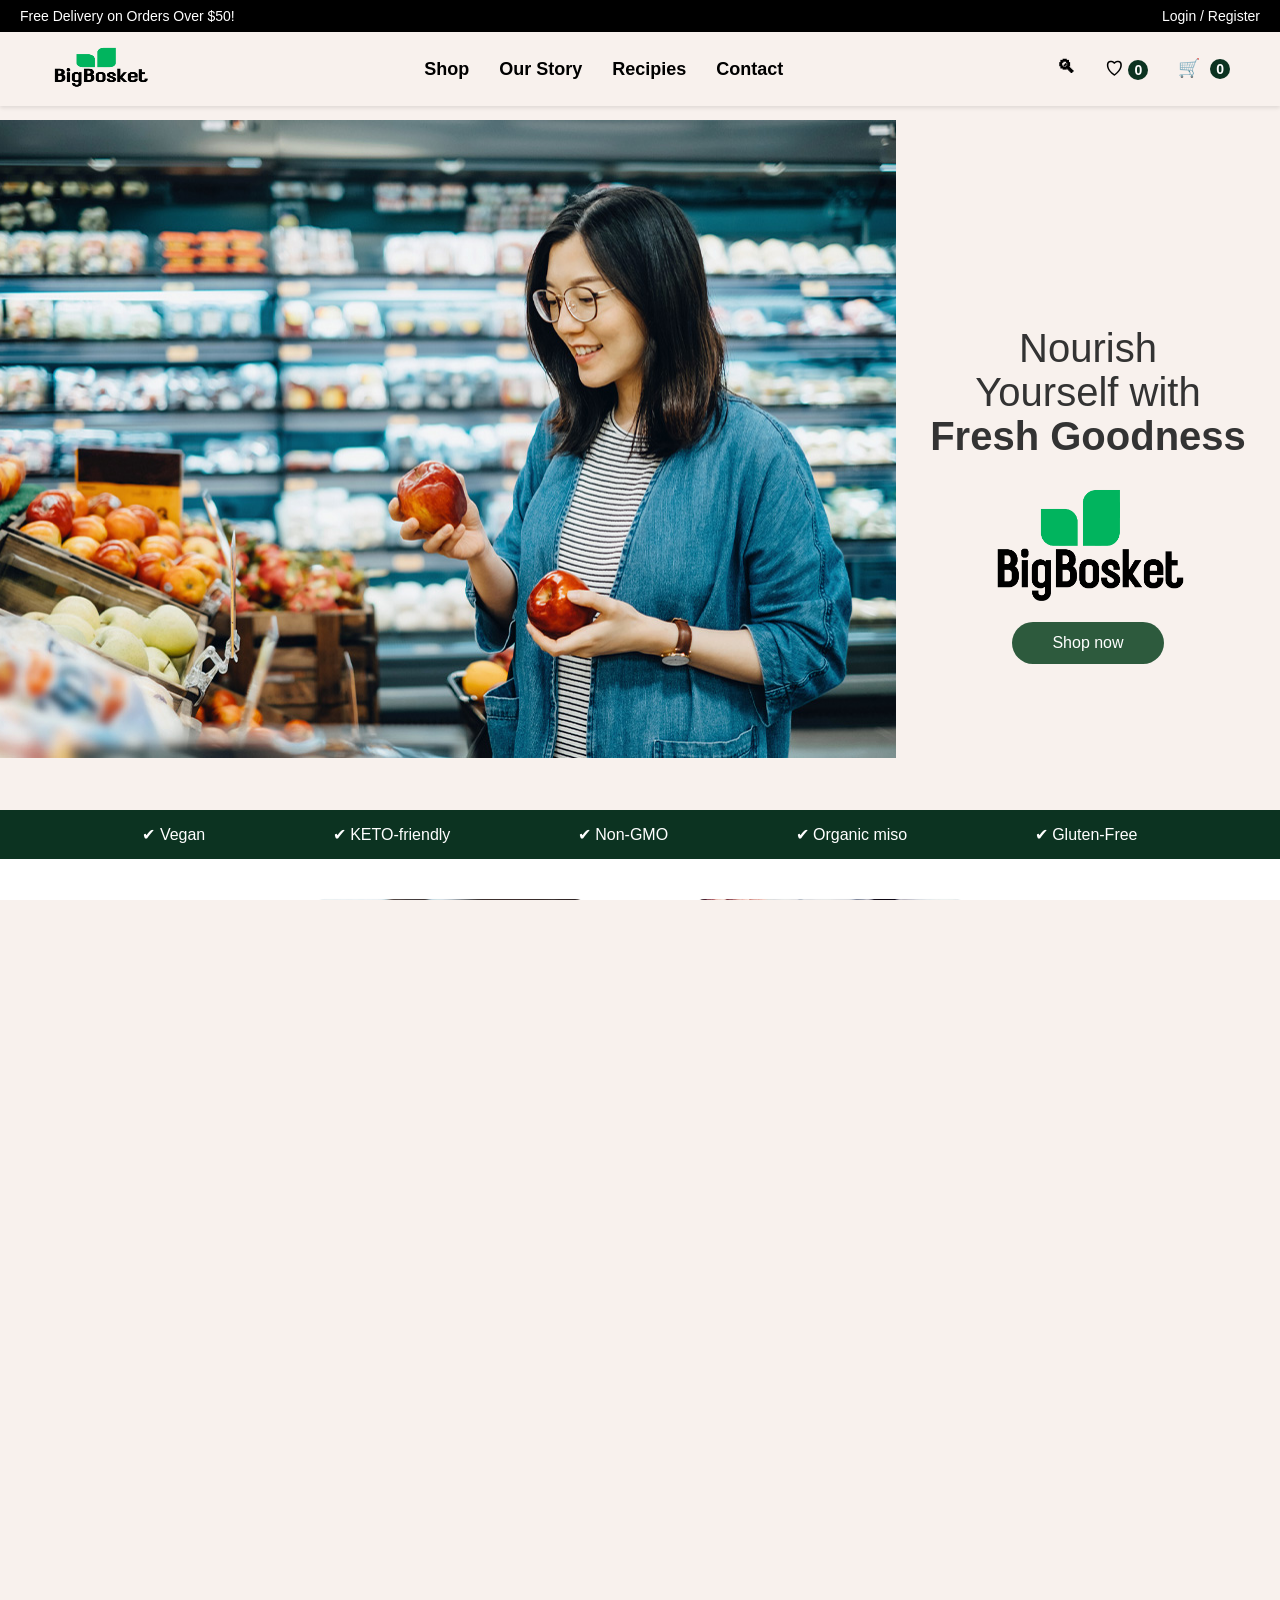
<file: index.html>
<!DOCTYPE html>
<html>
<head>
    <title>Big Bosket</title>
    <meta name="viewport" content="width=device-width, initial-scale=1.0">

    <meta charset="UTF-8">
    <meta name="viewport" content="width=device-width, initial-scale=1.0">

    <link rel="icon" type="image/png" href="favicon/favicon-96x96.png" sizes="96x96">
    <link rel="icon" type="image/svg+xml" href="favicon/favicon.svg">
    <link rel="shortcut icon" href="favicon/favicon.ico">
    <link rel="apple-touch-icon" sizes="180x180" href="favicon/apple-touch-icon.png">
    <link rel="manifest" href="favicon/site.webmanifest">

    <title>BigBasket Clone</title>

    <link rel="stylesheet" href="css/style.css">
    <style>

        .hero{
            display: grid;
            grid-template-columns: 70% 30%;
            min-height: calc(100vh - 150px);
            padding: 0;
            margin: 0;
            gap: 0;
        }

        .hero-content h1, .hero-content h2, .hero-content .highlight{
            margin: 0;
        }

        section{
            margin: 0;
            padding: 0;
        }

        .hero-image{
            height: 100%;
        }

        .hero-image img{
            width: 100%;
            height: 85%;
            object-fit: cover;
            display: block;

        }
        .hero-content{
            display: flex;
            flex-direction: column;
            justify-content: center;
            align-items: center;
            text-align: center;
            padding: 0 40px;
        }
        .hero-content h1{
            font-size: 2.5rem;
            margin-bottom: 0;
            line-height: 1.1;
            color: #333;
            font-weight: 400;
        }

        .hero-content h2{
            font-size: 2.5rem;
            margin-bottom: 0;
            line-height: 1.1;
            color: #333;
            font-weight: 400;
        }

        .hero-content .highlight{
            font-size: 2.5rem;
            margin-bottom: 15px;
            line-height: 1.1;
            color: #333;
            font-weight: 700;
        }

        .hero-logo{
            max-width: 200px;
            height: auto;
            margin: 15px 0 20px;
        }

        .shop-btn{
            background: #2d5a3d;
            color: white;
            border: none;
            padding: 12px 40px;
            border-radius: 50px;
            font-size: 1rem;
            cursor: pointer;
            transition: 0.3s;
        }

        .shop-btn:hover{
            background: #1f4d3c;
            transform: translateY(-2px);
        }
        .box{
            background-color: #0c3321;
            color: white;
            display:flex;
            justify-content:space-evenly;
            align-items:center;
            padding:15px;
            margin: -107px 0 0 0;
        }
        @media (max-width: 1300px) {
            .hero-content{
                margin:0;
                padding: 0;
            }
            .box {
                margin-top: -60px;
            }
        }

        @media (max-width: 1100px) {
            .hero-content{
                margin:0;
                padding: 0;
            }
            .box {
                margin-top: -30px;
            }
        }

        @media (max-width: 768px) {
            .hero-content{
                margin:0;
                padding: 0;
            }
            .box {
                margin-top: 10px;
            }
        }
        @media (min-width: 769px) and (max-width: 1023px) {
            .box {
                gap: 20px;
                padding: 10px;
                margin: -70px 0 0 0;
            }
            .hero-content{
                margin:0;
                padding: 0;
            }

            .shop-btn{
                margin: 0 0 100px 0;
            }


        }

        @media (max-width: 768px){
            .hero{
                grid-template-columns: 1fr;
                min-height: auto;
            }

            .hero-image{
                height: 60vh;
                order: 1;
            }

            .hero-content{
                padding: 40px 20px;
                order: 2;
            }

 

            .hero-logo{
                max-width: 180px;
            }

            .shop-btn{
                padding: 12px 40px;
                font-size: 1rem;
            }
            .box{
                margin: 10px;
            }
        }
        
        #productContainer{
            display:flex;
            justify-content:center;
            gap:30px;
            padding:40px;
            flex-wrap:wrap;
        }
        .card{
            width:280px;
            background:white;
            overflow:hidden;
            box-shadow: 0 1px 3px rgba(0, 0, 0, 0.03);            text-align:center;
            transition:0.3s;
        }
        .card:hover{
            transform:translateY(-8px);
        }
        .card img{
            width:100%;
            height:200px;

            object-fit:cover;
        }
        .card h3{
            margin:15px 0 10px;
            font-size:24px;
        }
        .card p{
            margin:10px 0;
        }
        .card .price{
            color:#2e7d32;
            font-size:22px;
            font-weight:bold;
        }
        .card .rating{
            color:#ffb300;
            font-weight:bold;
        }

        .section2{
            display:flex;
            justify-content:center;
            gap:100px;
            padding:40px;
        }
    </style>
</head>
<body class="body">
    <div id="header-container"></div>
    <script src="js/search.js"></script>
    <script src="js/wishlist-utils.js"></script>
    <script src="js/cart-utils.js"></script>
    <script src="js/layout.js"></script>
    <section class="hero">
            <div class="hero-image">
        <img src=public/home.jpg alt="Stock-Image">
    </div>

    <div class="hero-content">
        <h1>Nourish</h1>
        <h2>Yourself with</h2>
        <div class="highlight">Fresh Goodness</div>
        <img src="public/logo.png" alt="Big Bosket Logo" class="hero-logo">
        <button class="shop-btn" onclick="goToProducts()">Shop now</button>
    </div>

    </section>

    <div class="box">
            <span>✔ Vegan</span>
            <span>✔ KETO-friendly</span>
            <span>✔ Non-GMO</span>
            <span>✔ Organic miso</span>
            <span>✔ Gluten-Free</span>
    </div>

    <div class="section2" style="background-color: white;">

        <div class="card">
            <a href="about.html"><img src="public/story.jpg" alt="Our Story"></a>
            <h3>Our Story</h3>
        </div>

        <div class="card">
            <a href="recipe.html"><img src="public/recipe.jpg" alt="Recipes"></a>
            <h3>Recipes</h3>
        </div>

    </div>

    <h2 style="text-align:center; margin-top:40px;font-size: 2rem;
            margin-bottom: 0;
            line-height: 1.1;
            color: #333;
            font-weight: bold;">
        Best Sellers
    </h2>

    <div id="productContainer"></div>        
    <script src="js/products.js"></script>

        <script>
        const bestSellers = products.filter(
            product => product.rating >= 4
        );

        displayProducts(bestSellers);

        const ratingFilter = document.getElementById("ratingFilter");
        const sortSelect = document.getElementById("sortSelect");
        const categoryFilter = document.getElementById("categoryFilter");

        if (ratingFilter) {
            ratingFilter.addEventListener("change", function(){
                const rating = Number(this.value);
                const filtered = products.filter(product =>
                    product.rating >= rating
                );
                displayProducts(filtered);
            });
        }

        if (sortSelect) {
            sortSelect.addEventListener("change", function(){
                let sorted = [...products];
                if(this.value === "low"){
                    sorted.sort((a,b)=>a.price-b.price);
                }
                if(this.value === "high"){
                    sorted.sort((a,b)=>b.price-a.price);
                }
                displayProducts(sorted);
            });
        }

        if (categoryFilter) {
            categoryFilter.addEventListener("change", function(){
                const category = this.value;
                if(category === "all"){
                    displayProducts(products);
                    return;
                }
                const filtered = products.filter(product =>
                    product.category === category
                );
                displayProducts(filtered);
            });
        }
        </script>

    <section style="background: white; padding: 40px 20px; margin: 40px 0;">
        <div style="max-width: 800px; margin: 0 auto;">
            <div style="position: relative; padding-bottom: 56.25%; height: 0; overflow: hidden;">
                <iframe 
                    style="position: absolute; top: 0; left: 0; width: 100%; height: 100%; border-radius: 10px;"
                    src="https://www.youtube.com/embed/-98tE8X8gIg" 
                    title="YouTube video player" 
                    frameborder="0" 
                    allow="accelerometer; autoplay; clipboard-write; encrypted-media; gyroscope; picture-in-picture" 
                    allowfullscreen>
                </iframe>
            </div>
        </div>
    </section>

        <div id="footer-container"></div>
        <script src="js/layout.js"></script>

<script>
function goToProducts(){
    window.location.href = "products.html";
}
</script>

</body>
</html>
</file>
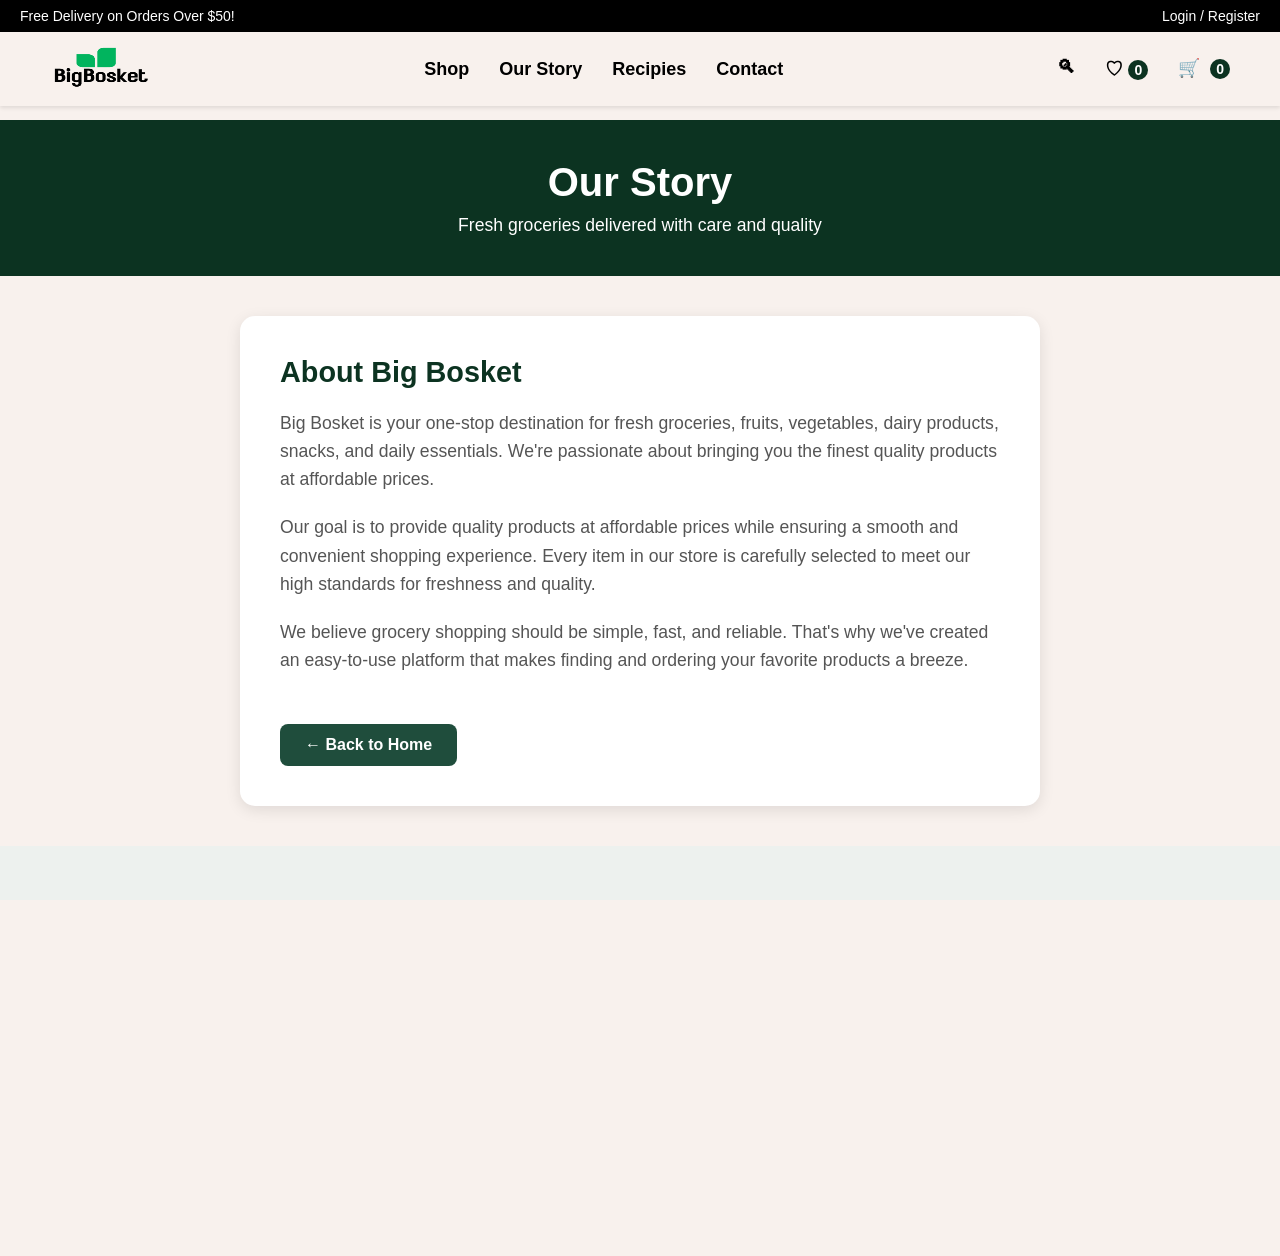
<file: about.html>
<!DOCTYPE html>
<html>
<head>
    <title>About Us - Big Bosket</title>
    <meta name="viewport" content="width=device-width, initial-scale=1.0">
    <!-- Favicon -->
    <link rel="icon" type="image/png" href="favicon/favicon-96x96.png" sizes="96x96">
    <link rel="icon" type="image/svg+xml" href="favicon/favicon.svg">
    <link rel="shortcut icon" href="favicon/favicon.ico">
    <link rel="apple-touch-icon" sizes="180x180" href="favicon/apple-touch-icon.png">
    <link rel="manifest" href="favicon/site.webmanifest">
    <link rel="stylesheet" href="css/style.css">
    <style>


        .page-header{
            background: #0c3321;
            color: white;
            text-align: center;
            padding: 40px 20px;
        }

        .page-header h1{
            font-size: 2.5rem;
            margin-bottom: 10px;
        }

        .page-header p{
            font-size: 1.1rem;
            margin-bottom: 0;
        }

        .content-container{
            max-width: 800px;
            margin: 40px auto;
            padding: 40px;
            background: white;
            border-radius: 15px;
            box-shadow: 0 4px 15px rgba(0,0,0,0.1);
        }

        .content-container h2{
            color: #0c3321;
            font-size: 1.8rem;
            margin-bottom: 20px;
        }

        .content-container p{
            color: #555;
            line-height: 1.6;
            font-size: 1.1rem;
            margin-bottom: 20px;
        }


        .back-btn{
            display: inline-block;
            margin-top: 30px;
            padding: 12px 25px;
            background: #1f4d3c;
            color: white;
            text-decoration: none;
            border-radius: 8px;
            transition: 0.3s;
            font-weight: bold;
        }

        .back-btn:hover{
            background: #0c3321;
            transform: translateY(-2px);
        }

        @media (max-width: 768px){
            .page-header h1{
                font-size: 2rem;
            }

            .content-container{
                margin: 20px;
                padding: 30px 20px;
            }

            .features-grid{
                grid-template-columns: 1fr;
            }
        }
    </style>
</head>

<body class="body">
    <div id="header-container"></div>
    <script src="js/search.js"></script>
    <script src="js/wishlist-utils.js"></script>
    <script src="js/cart-utils.js"></script>
    <script src="js/layout.js"></script>

    <section class="page-header">
        <h1 style="font-family: Verdana, Geneva, Tahoma, sans-serif;">Our Story</h1>
        <p>Fresh groceries delivered with care and quality</p>
    </section>

    <div class="content-container">
        <h2>About Big Bosket</h2>

        <p>
            Big Bosket is your one-stop destination for fresh groceries,
            fruits, vegetables, dairy products, snacks, and daily essentials.
            We're passionate about bringing you the finest quality products
            at affordable prices.
        </p>

        <p>
            Our goal is to provide quality products at affordable prices
            while ensuring a smooth and convenient shopping experience.
            Every item in our store is carefully selected to meet our
            high standards for freshness and quality.
        </p>

        <p>
            We believe grocery shopping should be simple, fast, and reliable.
            That's why we've created an easy-to-use platform that makes
            finding and ordering your favorite products a breeze.
        </p>

        <a href="index.html" class="back-btn">← Back to Home</a>
    </div>

    <div id="footer-container"></div>
    <script src="js/layout.js"></script>
</body>
</html>
</file>
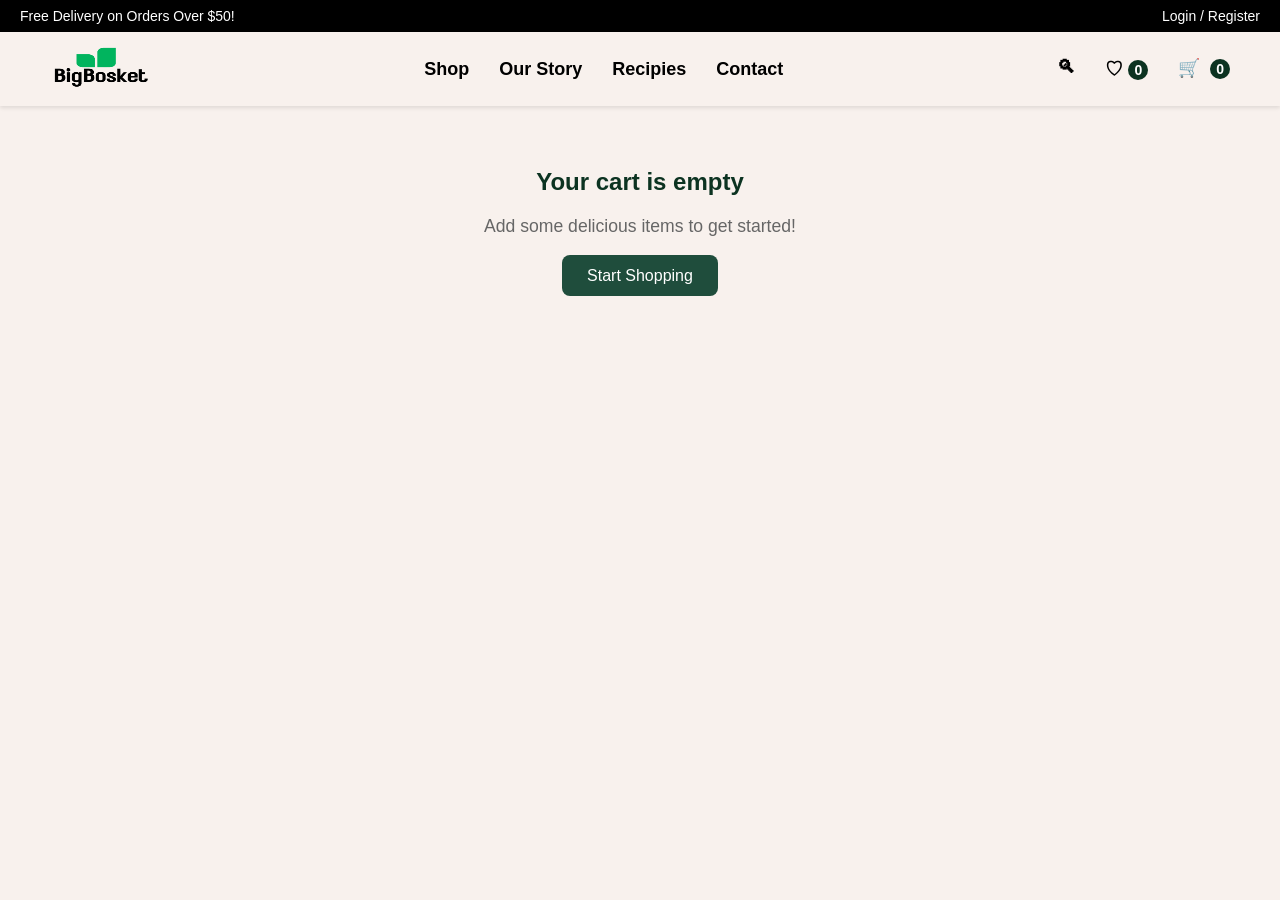
<file: Cart.html>
<!DOCTYPE html>
<html lang="en">
<head>
    <meta charset="UTF-8">
    <meta name="viewport" content="width=device-width, initial-scale=1.0">
    <title>View cart</title>
    <!-- Favicon -->
    <link rel="icon" type="image/png" href="favicon/favicon-96x96.png" sizes="96x96">
    <link rel="icon" type="image/svg+xml" href="favicon/favicon.svg">
    <link rel="shortcut icon" href="favicon/favicon.ico">
    <link rel="apple-touch-icon" sizes="180x180" href="favicon/apple-touch-icon.png">
    <link rel="manifest" href="favicon/site.webmanifest">
    <link rel="stylesheet" href="css/style.css">
    <style>
        .cart-item{
            display:flex;
            align-items:center;
            justify-content:space-between;
            gap:20px;

            background:white;

            margin:20px 0;
            padding:20px;

            border-radius:10px;
        }

        .cart-item-left{
            display:flex;
            align-items:center;
            gap:20px;
        }

        .cart-item-right{
            display:flex;
            align-items:center;
            gap:10px;
        }
        

        .cart-item button{
            width:35px;
            height:35px;

            border:none;
            border-radius:5px;

            cursor:pointer;
        }

        #totalBill{
            text-align:right;
            margin:20px;
        }
        button{
            display:block;
            margin-left:auto;
            margin-right:20px;
            padding:10px 20px;
            background:#1f4d3c;
            color:white;
            border:none;
            border-radius:5px;
            cursor:pointer;
        }


        @media (max-width: 768px){
            .cart-item{
                flex-direction: column;
                align-items: flex-start;
                gap: 15px;
            }

            .cart-item-left{
                width: 100%;
            }

            .cart-item-left img{
                width: 80px;
            }

            .cart-item-right{
                align-self: flex-end;
            }

            #totalBill{
                text-align: center;
                font-size: 1.2rem;
            }

            button{
                margin: 20px auto;
                width: 200px;
            }
        }

    </style>
</head>
<body class="body">
    <div id="header-container"></div>
    <script src="js/search.js"></script>
    <script src="js/wishlist-utils.js"></script>
    <script src="js/cart-utils.js"></script>
    <script src="js/layout.js"></script>
<h1 style="text-align:center; margin-top:40px;font-family: Verdana, Geneva, Tahoma, sans-serif;">
    🛒 Your Cart
</h1>
<div id="cartItems" style="margin: 20px;padding: 10px;"></div>

<h2 id="totalBill"></h2>

<button id="confirmOrderBtn" onclick="confirmOrder()" style="display: none;">
    Confirm Order
</button>
   <script src="js/cart.js"></script>
</body>
</html>
</file>
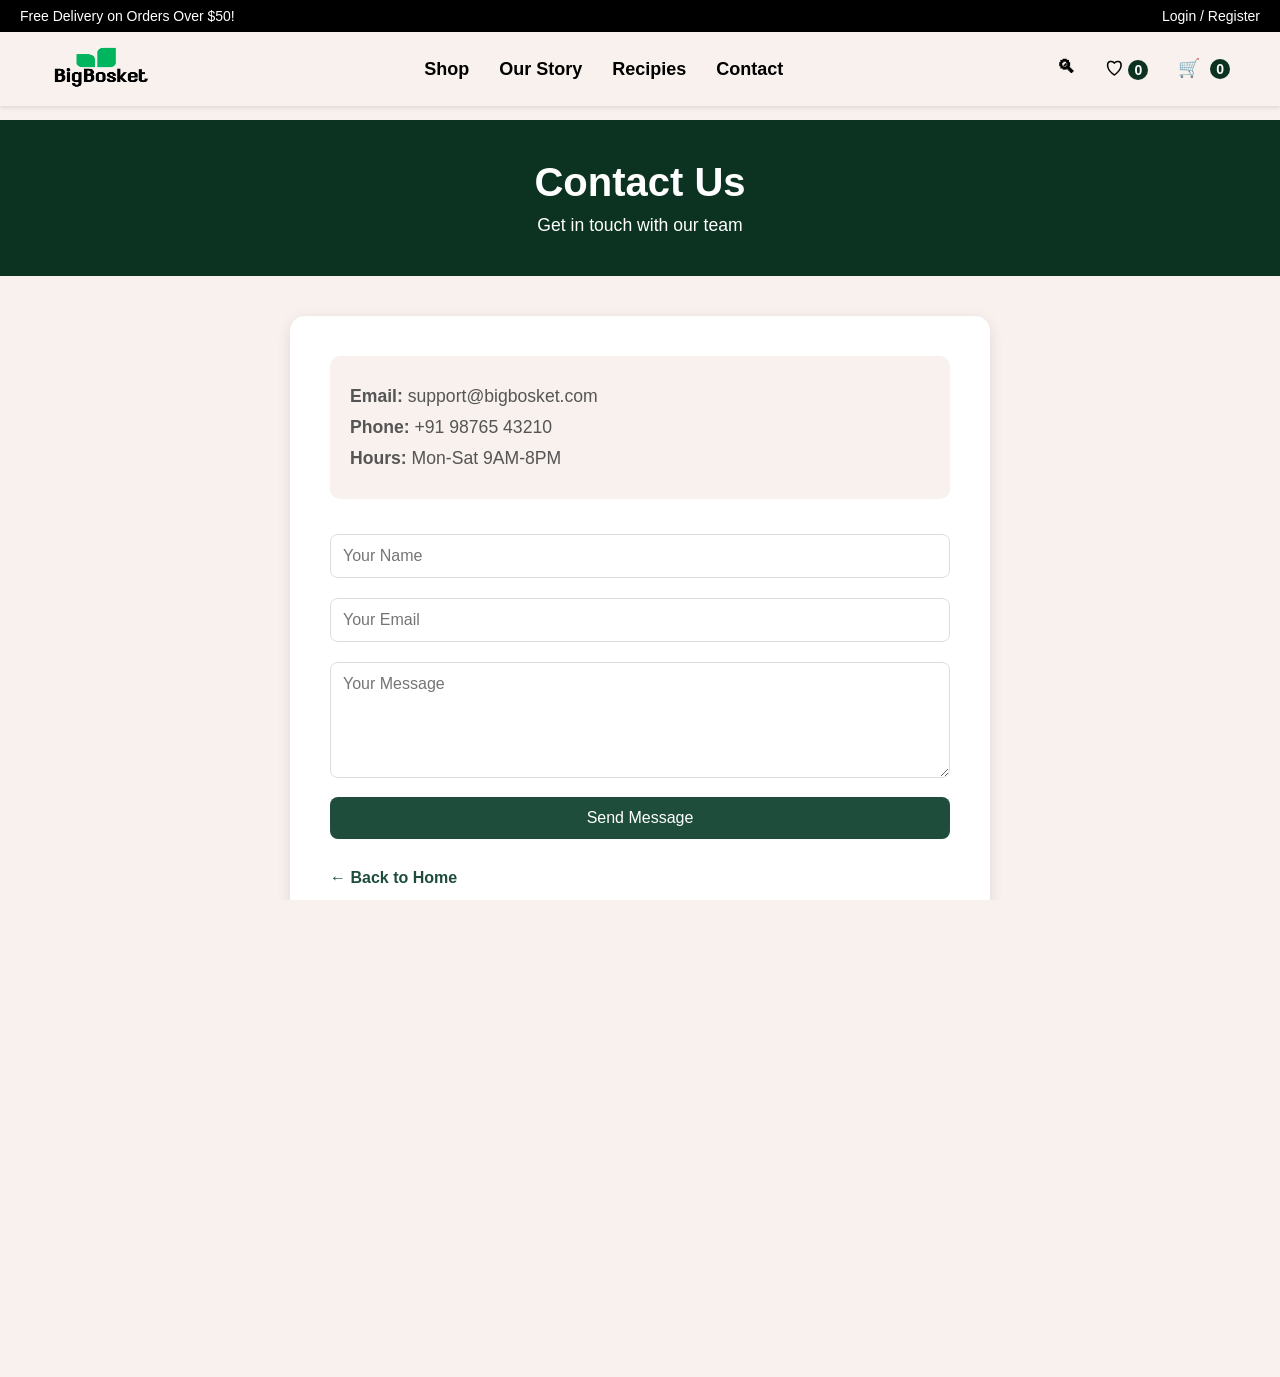
<file: contact.html>
<!DOCTYPE html>
<html lang="en">
<head>
<meta charset="UTF-8">
<meta name="viewport" content="width=device-width, initial-scale=1.0">
<title>Contact Us - Big Bosket</title>
<!-- Favicon -->
<link rel="icon" type="image/png" href="favicon/favicon-96x96.png" sizes="96x96">
<link rel="icon" type="image/svg+xml" href="favicon/favicon.svg">
<link rel="shortcut icon" href="favicon/favicon.ico">
<link rel="apple-touch-icon" sizes="180x180" href="favicon/apple-touch-icon.png">
<link rel="manifest" href="favicon/site.webmanifest">
<link rel="stylesheet" href="css/style.css">
<style>


    .page-header{
        background: #0c3321;
        color: white;
        text-align: center;
        padding: 40px 20px;
    }

    .page-header h1{
        font-size: 2.5rem;
        margin-bottom: 10px;
    }

    .page-header p{
        font-size: 1.1rem;
        margin-bottom: 0;
    }

    .container{
        max-width: 700px;
        margin: 40px auto;
        padding: 40px;
        background: white;
        border-radius: 15px;
        box-shadow: 0 4px 15px rgba(0,0,0,0.1);
    }

    .contact-info{
        background: #f8f1ed;
        padding: 20px;
        border-radius: 10px;
        margin-bottom: 30px;
    }

    .contact-info p{
        margin: 10px 0;
        font-size: 1.1rem;
        color: #555;
    }

    .container input, .container textarea{
        width: 100%;
        padding: 12px;
        margin-top: 5px;
        margin-bottom: 15px;
        border: 1px solid #ddd;
        border-radius: 8px;
        font-size: 16px;
        box-sizing: border-box;
    }

    .container input:focus, .container textarea:focus{
        outline: none;
        border-color: #1f4d3c;
        box-shadow: 0 0 5px rgba(31, 77, 60, 0.3);
    }

    button{
        background: #1f4d3c;
        color: white;
        border: none;
        padding: 12px 25px;
        border-radius: 8px;
        cursor: pointer;
        font-size: 16px;
        transition: 0.3s;
        width: 100%;
    }

    button:hover{
        background: #0c3321;
        transform: translateY(-2px);
    }

    .back-btn{
        display: inline-block;
        margin-top: 30px;
        text-decoration: none;
        color: #1f4d3c;
        font-weight: bold;
        font-size: 16px;
        transition: 0.3s;
    }

    .back-btn:hover{
        color: #0c3321;
    }

    @media (max-width: 768px){
        .page-header h1{
            font-size: 2rem;
        }

        .container{
            margin: 20px;
            padding: 30px 20px;
        }

        input, textarea{
            font-size: 16px; /* Prevents zoom on iOS */
        }
    }
</style>
</head>

<body class="body">
    <div id="header-container"></div>
    <script src="js/search.js"></script>
    <script src="js/wishlist-utils.js"></script>
    <script src="js/cart-utils.js"></script>
    <script src="js/layout.js"></script>

    <section class="page-header">
        <h1 style="font-family: Verdana, Geneva, Tahoma, sans-serif;">Contact Us</h1>
        <p>Get in touch with our team</p>
    </section>

    <div class="container">
        <div class="contact-info">
            <p><strong>Email:</strong> support@bigbosket.com</p>
            <p><strong>Phone:</strong> +91 98765 43210</p>
            <p><strong>Hours:</strong> Mon-Sat 9AM-8PM</p>
        </div>

        <form>
            <input type="text" placeholder="Your Name" required>
            <input type="email" placeholder="Your Email" required>
            <textarea rows="5" placeholder="Your Message" required></textarea>
            <button type="submit">Send Message</button>
        </form>

        <a href="index.html" class="back-btn">← Back to Home</a>
    </div>

    <div id="footer-container"></div>
    <script src="js/layout.js"></script>
</body>
</html>
</file>
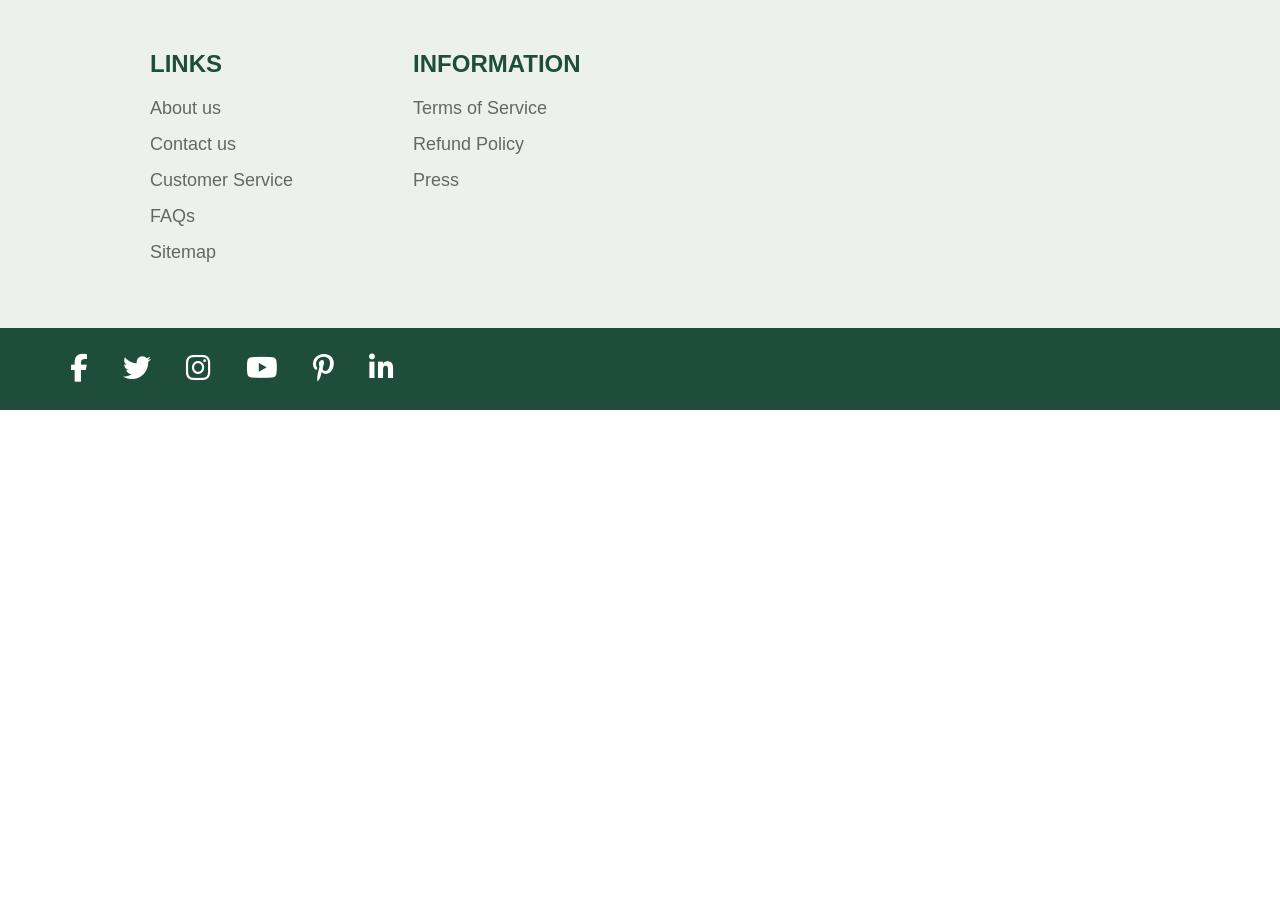
<file: footer.html>
<!DOCTYPE html>
<html lang="en">
<head>
    <meta charset="UTF-8">
    <meta name="viewport" content="width=device-width, initial-scale=1.0">
    <title>Footer</title>

    <link rel="stylesheet"
    href="https://cdnjs.cloudflare.com/ajax/libs/font-awesome/6.5.1/css/all.min.css">

    <style>
        *{
            margin:0;
            padding:0;
            box-sizing:border-box;
            font-family:Arial, sans-serif;
        }

        .footer{
            width:100%;
        }

        .footer-top{
            background:#edf1ee;
            display:flex;
            gap:120px;
            padding:50px 150px;
        }

        .footer-column{
            display:flex;
            flex-direction:column;
        }

        .footer-column h3{
            color:#1f4d3c;
            margin-bottom:20px;
            font-size:24px;
            font-weight:bold;
        }

        .footer-column a{
            text-decoration:none;
            color:#666;
            font-size:18px;
            margin-bottom:15px;
            transition:0.3s;
        }

        .footer-column a:hover{
            color:#1f4d3c;
        }

        .footer-bottom{
            background:#1f4d3c;
            padding:25px 70px;
            display:flex;
            gap:35px;
            align-items:center;
        }

        .footer-bottom a{
            color:white;
            font-size:28px;
            transition:0.3s;
        }

        .footer-bottom a:hover{
            transform:scale(1.15);
        }

        @media(max-width:768px){
            .footer-top{
                flex-direction:column;
                gap:40px;
                padding:40px;
            }

            .footer-bottom{
                justify-content:center;
                flex-wrap:wrap;
            }
        }
    </style>
</head>
<body>

<footer class="footer">

    <div class="footer-top">

        <div class="footer-column">
            <h3>LINKS</h3>

            <a href="about.html">About us</a>
            <a href="contact.html">Contact us</a>
            <a href="#">Customer Service</a>
            <a href="#">FAQs</a>
            <a href="#">Sitemap</a>
        </div>

        <div class="footer-column">
            <h3>INFORMATION</h3>

            <a href="#">Terms of Service</a>
            <a href="#">Refund Policy</a>
            <a href="#">Press</a>
        </div>

    </div>

 <div class="footer-bottom">
    <a href="https://facebook.com" target="_blank"><i class="fa-brands fa-facebook-f"></i></a>
    <a href="https://twitter.com" target="_blank"><i class="fa-brands fa-twitter"></i></a>
    <a href="https://instagram.com" target="_blank"><i class="fa-brands fa-instagram"></i></a>
    <a href="https://youtube.com" target="_blank"><i class="fa-brands fa-youtube"></i></a>
    <a href="https://pinterest.com" target="_blank"><i class="fa-brands fa-pinterest-p"></i></a>
    <a href="https://linkedin.com" target="_blank"><i class="fa-brands fa-linkedin-in"></i></a>
</div>

</footer>

</body>
</html>
</file>
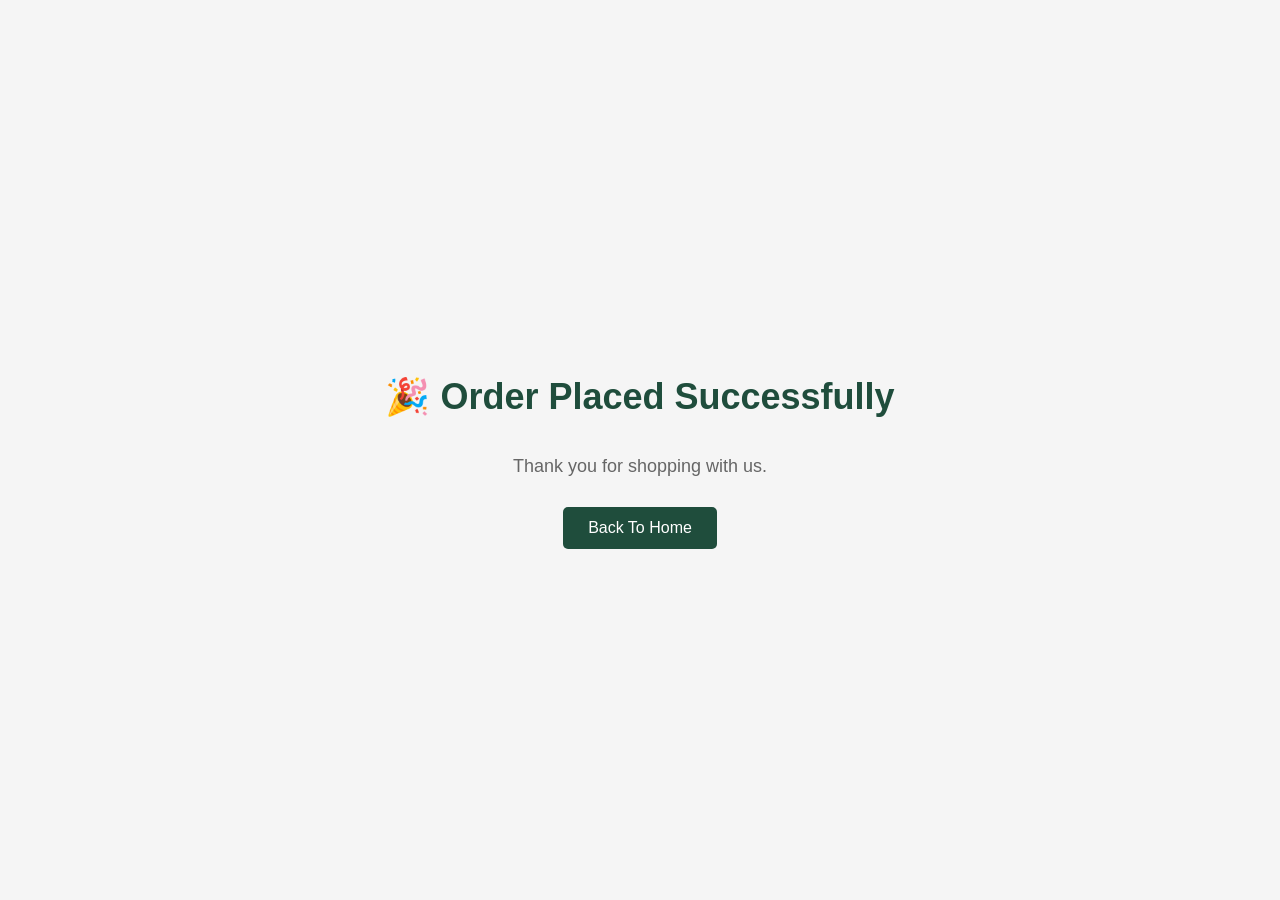
<file: order-success.html>
<!DOCTYPE html>
<html>
<head>
<title>Order Placed</title>
<meta name="viewport" content="width=device-width, initial-scale=1.0">
<!-- Favicon -->
<link rel="icon" type="image/png" href="favicon/favicon-96x96.png" sizes="96x96">
<link rel="icon" type="image/svg+xml" href="favicon/favicon.svg">
<link rel="shortcut icon" href="favicon/favicon.ico">
<link rel="apple-touch-icon" sizes="180x180" href="favicon/apple-touch-icon.png">
<link rel="manifest" href="favicon/site.webmanifest">
<style>
    body{
        font-family:Arial, sans-serif;
        background:#f5f5f5;
        display:flex;
        flex-direction:column;
        align-items:center;
        justify-content:center;
        height:100vh;
        margin:0;
    }

    h1{
        color:#1f4d3c;
        font-size:36px;
        margin-bottom:20px;
    }

    p{
        color:#666;
        font-size:18px;
        margin-bottom:30px;
    }

    a{
        text-decoration:none;
        background:#1f4d3c;
        color:white;
        padding:12px 25px;
        border-radius:5px;
        transition:0.3s;
    }

    a:hover{
        background:#003b22;
    }

</style>
</head>

<body class="body">

<h1>
🎉 Order Placed Successfully
</h1>

<p>
Thank you for shopping with us.
</p>

<a href="index.html">
Back To Home
</a>

</body>
</html>
</file>
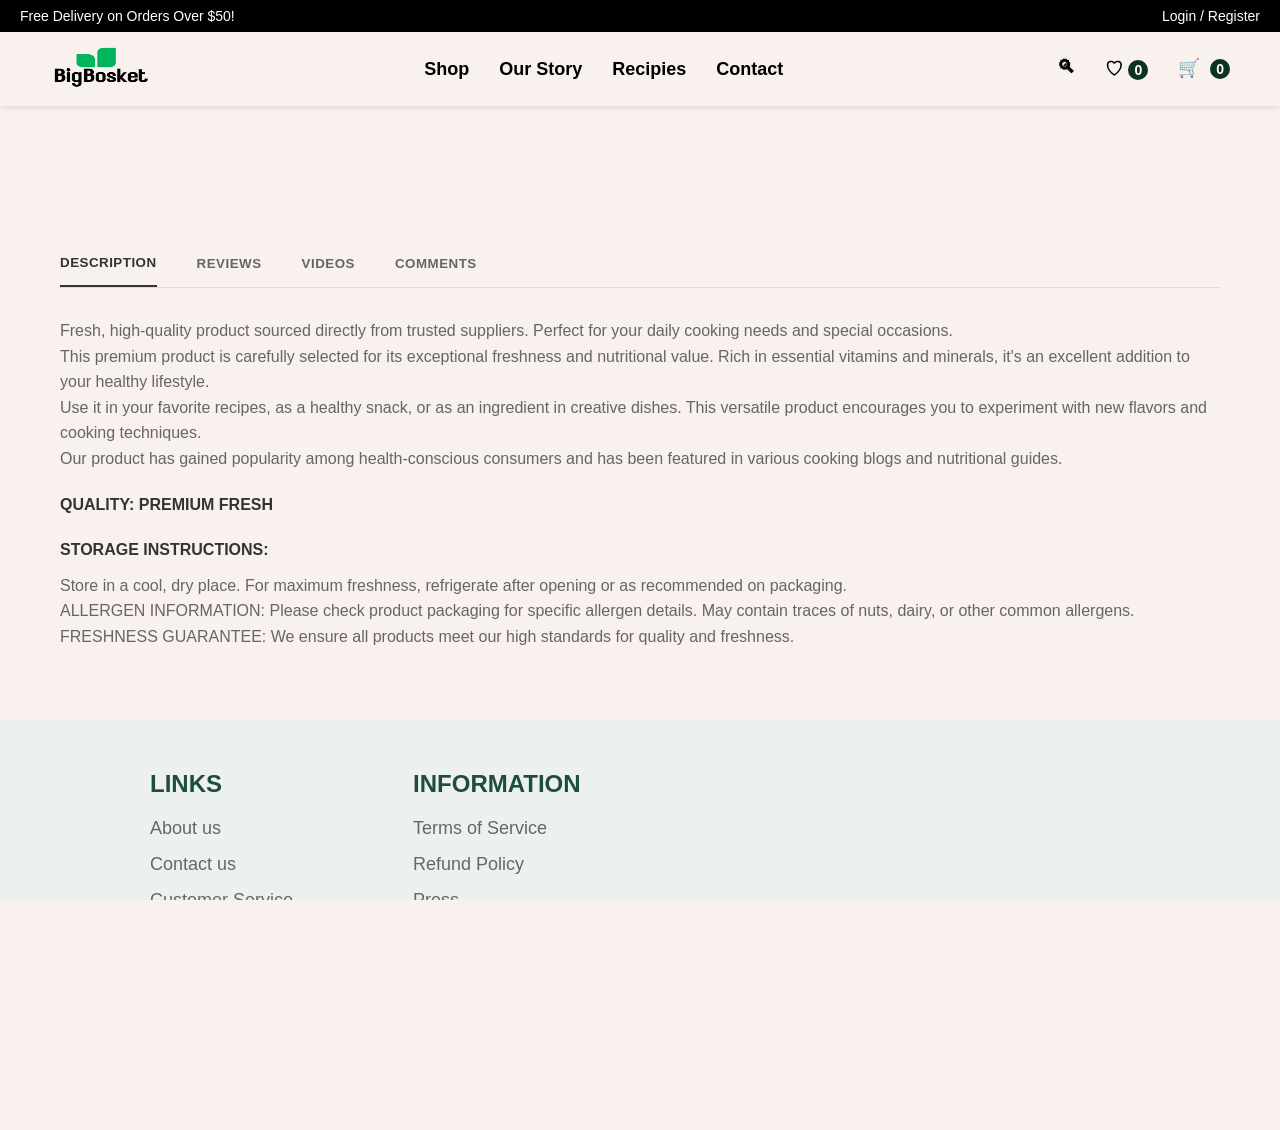
<file: product-detail.html>
<!DOCTYPE html>
<html>
<head>
    <title>Food Detail</title>
    <meta name="viewport" content="width=device-width, initial-scale=1.0">
    <!-- Favicon -->
    <link rel="icon" type="image/png" href="favicon/favicon-96x96.png" sizes="96x96">
    <link rel="icon" type="image/svg+xml" href="favicon/favicon.svg">
    <link rel="shortcut icon" href="favicon/favicon.ico">
    <link rel="apple-touch-icon" sizes="180x180" href="favicon/apple-touch-icon.png">
    <link rel="manifest" href="favicon/site.webmanifest">
    <link rel="stylesheet" href="css/style.css">
    <style>
        body{
            font-family: Arial, sans-serif;
            background: #f8f1ed;
            margin: 0;
            padding: 0;
        }

        .page-container{
            max-width: 1200px;
            margin: 40px auto;
            padding: 0 20px;
        }

        #productDetail{
            display: grid;
            grid-template-columns: 1fr 2fr;
            gap: 50px;
            align-items: start;
        }

        .product-image{
            padding: 0;
            background: transparent;
        }

        .product-image img{
            width: 100%;
            height: auto;
            max-width: 450px;
            object-fit: cover;
            border: 2px solid #bbb2b2;
        }
        .product-info{
            flex: 1;
            padding: 40px;
            display: flex;
            flex-direction: column;
            justify-content: center;
        }

        .product-info h1{
            font-size: 2.2rem;
            color: #333;
            margin-bottom: 20px;
            padding: 0;
        }

        .price-section{
            margin-bottom: 20px;
        }

        .current-price{
            font-size: 2rem;
            font-weight: bold;
            color: #2e7d32;
        }

        .stars{
            color: #ffa726;
            font-size: 1.3rem;
            margin-bottom: 20px;
        }

        .product-details p{
            margin: 5px 0;
            color: #666;

        }

        .description{
            color: #555;
            line-height: 1.6;
            margin: 20px 0;
        }

        .button-container{
            display: flex;
            gap: 15px;
            
        }

        .btn{
            padding: 15px 30px;
            border: none;
            border-radius: 8px;
            cursor: pointer;
            font-weight: 600;
            flex: 1;
        }

        .btn-outline{
            background: white;
            color: #333;
            border: 2px solid #ddd;
        }

        .btn-primary{
            background: #1f4d3c;
            color: white;
        }

        .btn-wishlist{
            background: #e57373;
            color: white;
        }

        .tabs-section{
            margin-top: 40px;
        }

        .tab-buttons{
            display: flex;
            border-bottom: 1px solid #ddd;
            gap: 40px;
        }

        .tab-btn{
            padding: 15px 0;
            border: none;
            background: none;
            cursor: pointer;
            font-weight: 600;
            color: #666;
            text-transform: uppercase;
            letter-spacing: 0.5px;
        }

        .tab-btn.active{
            color: #333;
            border-bottom: 2px solid #333;
        }

        .tab-content{
            padding: 30px 0;
        }

        .tab-pane{
            display: none;
            color: #666;
            line-height: 1.6;
        }

        .tab-pane.active{
            display: block;
        }

        .tab-pane h4{
            color: #333;
            margin: 20px 0 10px;
            font-weight: 600;
        }

        .review{
            border-bottom: 1px solid #eee;
            padding: 20px 0;
        }

        .review-header{
            display: flex;
            justify-content: space-between;
            margin-bottom: 10px;
            font-weight: 600;
        }

        .review-stars{
            color: #ffa726;
        }

        @media (max-width: 768px){
            #productDetail{
                flex-direction: column;
                margin: 20px;
            }
            
            .product-image, .product-info{
                padding: 20px;
            }
            
            .button-container{
                flex-direction: column;
            }

            .tab-buttons{
                gap: 20px;
                flex-wrap: wrap;
            }

            .tab-content{
                padding: 20px 0;
            }
        }
        .tabs{
            display:flex;
            justify-content:center;
            gap:4rem;
            font-weight:bold;
        }

    </style>
</head>
<body class="body">
    <div id="header-container"></div>
    <script src="js/search.js"></script>
    <script src="js/wishlist-utils.js"></script>
    <script src="js/cart-utils.js"></script>
    <script src="js/layout.js"></script>

    <div class="page-container" style="margin-top: 200px;">
        <div id="productDetail"></div>
        
        
        <div class="tabs-section">
            <div class="tab-buttons">
                <button class="tab-btn active" onclick="showTab('description')">Description</button>
                <button class="tab-btn" onclick="showTab('reviews')">Reviews</button>
                <button class="tab-btn" onclick="showTab('videos')">Videos</button>
                <button class="tab-btn" onclick="showTab('comments')">Comments</button>
            </div>
    
            
            <div class="tab-content">
                <div id="description" class="tab-pane active">
                    <p>Fresh, high-quality <span id="productName1">product</span> sourced directly from trusted suppliers. Perfect for your daily cooking needs and special occasions.</p>
                    
                    <p>This premium <span id="productName4">product</span> is carefully selected for its exceptional freshness and nutritional value. Rich in essential vitamins and minerals, it's an excellent addition to your healthy lifestyle.</p>
                    
                    <p>Use it in your favorite recipes, as a healthy snack, or as an ingredient in creative dishes. This versatile product encourages you to experiment with new flavors and cooking techniques.</p>
                    
                    <p>Our <span id="productName2">product</span> has gained popularity among health-conscious consumers and has been featured in various cooking blogs and nutritional guides.</p>
                    
                    <h4>QUALITY: PREMIUM FRESH</h4>
                    
                    <h4>STORAGE INSTRUCTIONS:</h4>
                    <p>Store in a cool, dry place. For maximum freshness, refrigerate after opening or as recommended on packaging.</p>
                    
                    <p>ALLERGEN INFORMATION: Please check product packaging for specific allergen details. May contain traces of nuts, dairy, or other common allergens.</p>
                    
                    <p>FRESHNESS GUARANTEE: We ensure all products meet our high standards for quality and freshness.</p>
                </div>
                
                <div id="reviews" class="tab-pane">
                    <div class="review">
                        <div class="review-header">
                            <span>Sarah M.</span>
                            <div class="review-stars">★★★★★</div>
                        </div>
                        <p>Excellent quality! Fresh and exactly what I expected. Will definitely order again.</p>
                    </div>
                    
                    <div class="review">
                        <div class="review-header">
                            <span>Raj P.</span>
                            <div class="review-stars">★★★★☆</div>
                        </div>
                        <p>Good product, fast delivery. The <span id="productName2">product</span> was fresh and tasty.</p>
                    </div>
                </div>
                
                <div id="videos" class="tab-pane">
                    <p>No videos available for this product yet.</p>
                </div>
                
                <div id="comments" class="tab-pane">
                    <p>No comments yet. Be the first to leave a comment!</p>
                </div>
            </div>
        </div>
    </div>


    <div id="footer-container"></div>
    <script src="js/layout.js"></script>
    <script src="js/product-detail.js"></script>
</body>
</html>
</file>
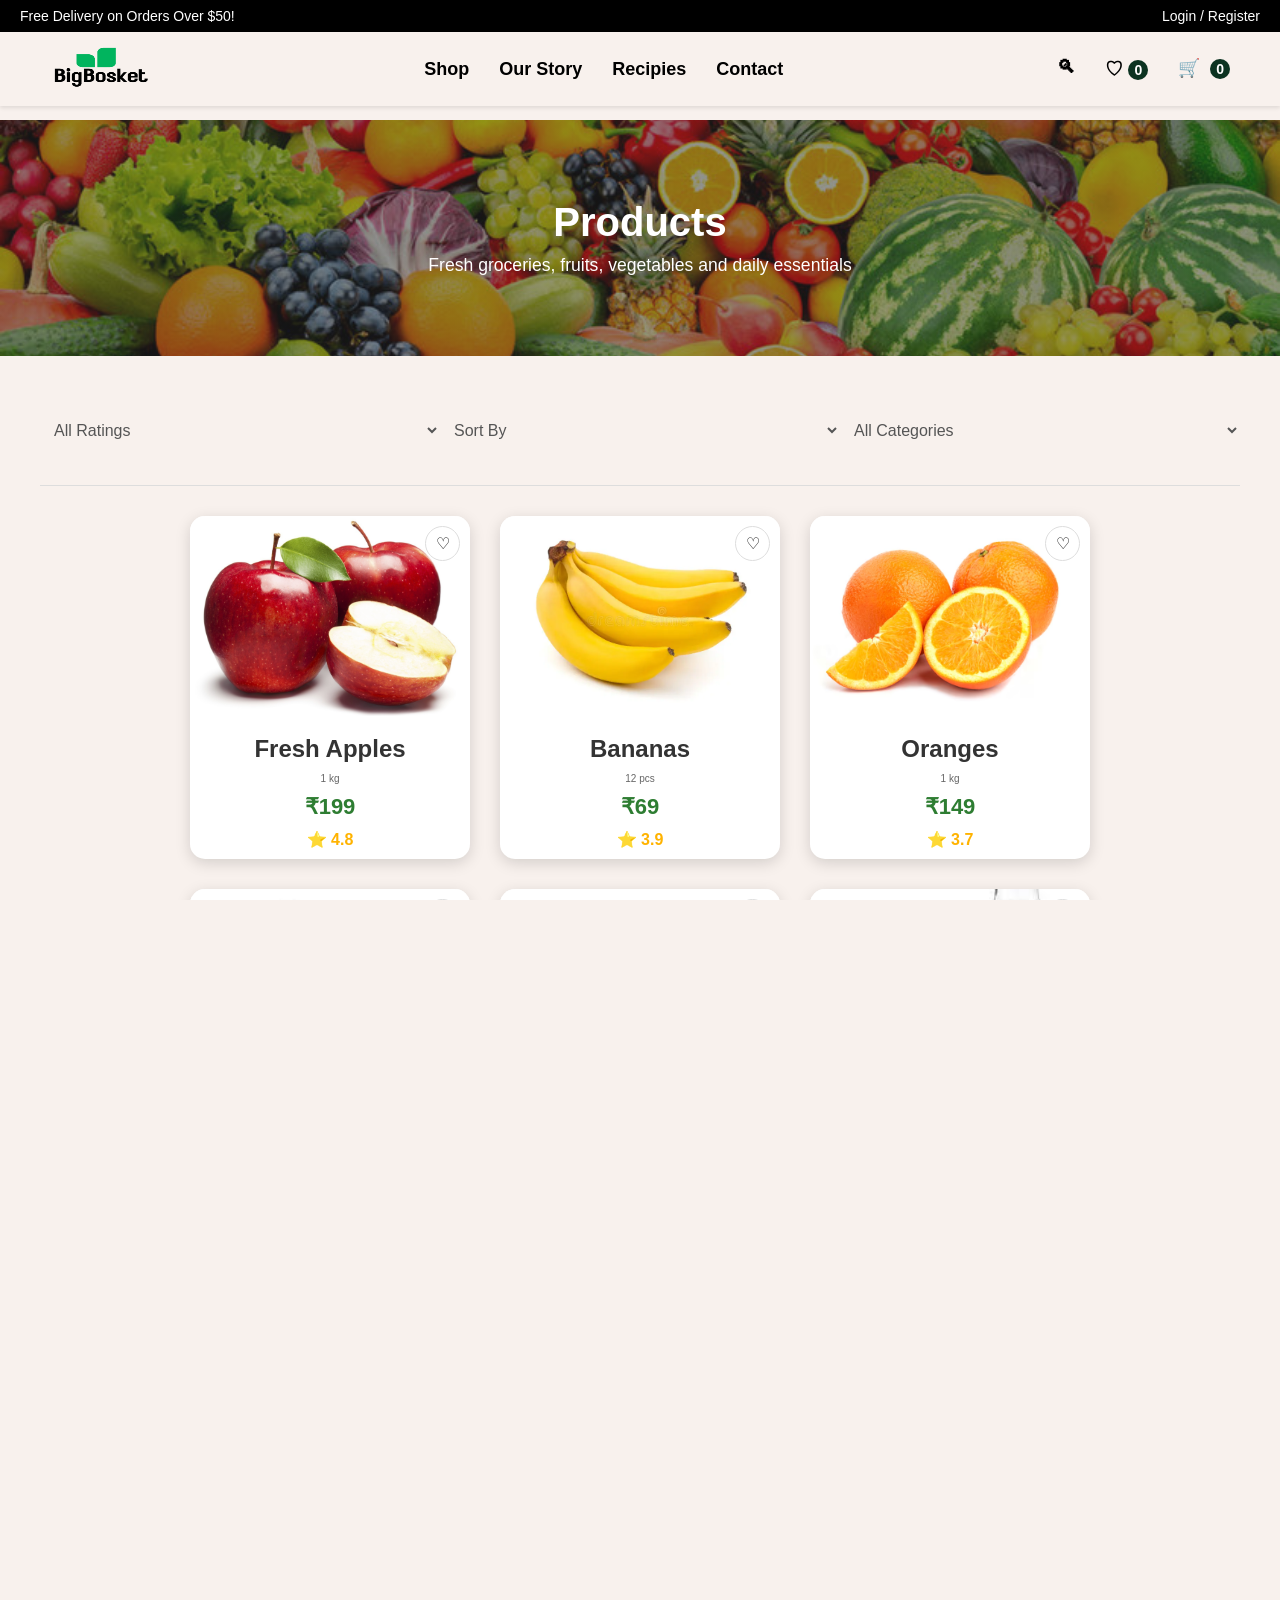
<file: products.html>
<!DOCTYPE html>
<html>
<head>
    <title>Food Products - Big Bosket</title>
    <meta name="viewport" content="width=device-width, initial-scale=1.0">
    <!-- Favicon -->
    <link rel="icon" type="image/png" href="favicon/favicon-96x96.png" sizes="96x96">
    <link rel="icon" type="image/svg+xml" href="favicon/favicon.svg">
    <link rel="shortcut icon" href="favicon/favicon.ico">
    <link rel="apple-touch-icon" sizes="180x180" href="favicon/apple-touch-icon.png">
    <link rel="manifest" href="favicon/site.webmanifest">
    <link rel="stylesheet" href="css/style.css">
    <style>

        .page-header{
            text-align: center;
            padding: 80px 20px;
            background:
                linear-gradient(
                    rgba(40, 40, 40, 0.5),
                    rgba(40, 40, 40, 0.5)
                ),
                url("public/products.jpg");

            background-size: cover;
            background-position: center;
        }

        .page-header h1{
            font-size: 2.5rem;
            margin-bottom: 10px;
            color:white;
            
        }

        .page-header p{
            font-size: 1.1rem;
            margin-bottom: 0;
            color:white;
        }

        .controls{
            max-width: 1200px;
            margin: 30px auto;
            padding: 20px 0;
            border-bottom: 1px solid #ddd;

            display: flex;
            justify-content: space-between;
            align-items: center;
        }

        .controls select{
            border: none;
            background: transparent;
            font-size: 16px;
            color: #555;
            cursor: pointer;
            padding: 10px;
        }

        .controls select:focus{
            outline: none;
        }

        #productContainer{
            display: flex;
            justify-content: center;
            gap: 30px;
            padding: 0 40px 40px;
            flex-wrap: wrap;
            max-width: 1400px;
            margin: 0 auto;
        }

        .card{
            width: 280px;
            background: white;
            border-radius: 15px;
            overflow: hidden;
            box-shadow: 0 4px 15px rgba(0,0,0,0.15);
            text-align: center;
            transition: 0.3s;
            cursor: pointer;
        }

        .card:hover{
            transform: translateY(-8px);
        }

        .card img{
            width: 100%;
            height: 200px;
            object-fit: cover;
        }

        .card h3{
            margin: 15px 0 10px;
            font-size: 24px;
            color: #333;
        }

        .card p{
            margin: 10px 0;
            color: #666;
        }

        .card .price{
            color: #2e7d32;
            font-size: 22px;
            font-weight: bold;
        }

        .card .rating{
            color: #ffb300;
            font-weight: bold;
        }

        @media (max-width: 768px){
            .page-header h1{
                font-size: 2rem;
            }
            .controls{
                flex-direction: column;
                align-items: center;
                gap: 15px;
            }

            .controls select{
                width: 200px;
            }

            #productContainer{
                padding: 0 20px 40px;
                gap: 20px;
            }

            .card{
                width: 100%;
                max-width: 300px;
            }
        }
    </style>
</head>
<body class="body">
    <div id="header-container"></div>
    <script src="js/search.js"></script>
    <script src="js/wishlist-utils.js"></script>
    <script src="js/cart-utils.js"></script>
    <script src="js/layout.js"></script>

    <section class="page-header">
        <h1 style="font-size: 2.5rem;font-family: Verdana, Geneva, Tahoma, sans-serif;font-weight:bolder;">Products</h1>
        <p>Fresh groceries, fruits, vegetables and daily essentials</p>
    </section>

    <div class="controls">
        <select id="ratingFilter">
            <option value="0">All Ratings</option>
            <option value="4">4★ & Above</option>
            <option value="3">3★ & Above</option>
        </select>

        <select id="sortSelect">
            <option value="">Sort By</option>
            <option value="low">Price Low to High</option>
            <option value="high">Price High to Low</option>
        </select>
        
        <select id="categoryFilter">
            <option value="all">All Categories</option>
            <option value="Fruits">Fruits</option>
            <option value="Vegetables">Vegetables</option>
            <option value="Dairy">Dairy</option>
            <option value="Bakery">Bakery</option>
            <option value="Beverages">Beverages</option>
            <option value="Snacks">Snacks</option>
        </select>
    </div>

    <div id="productContainer"></div>
    <script src="js/products.js"></script>

    <div id="footer-container"></div>
    <script src="js/layout.js"></script>

</body>
</html>
</file>
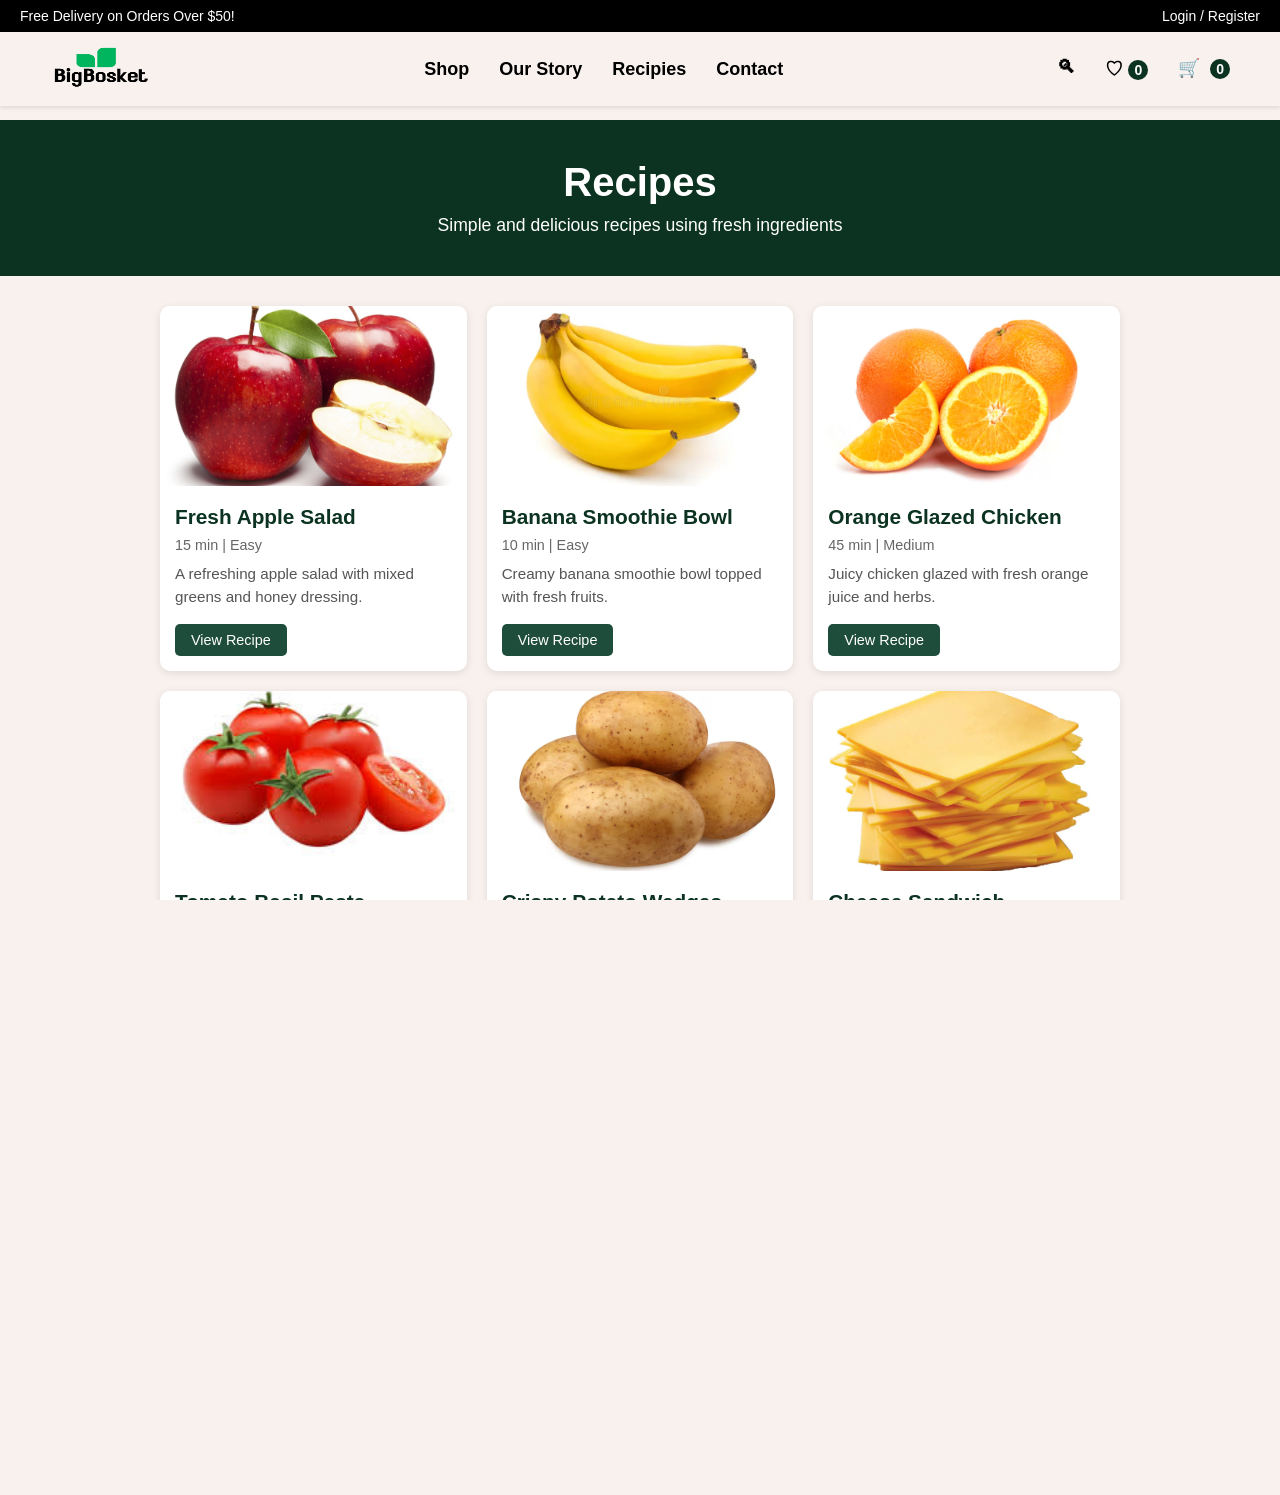
<file: recipes.html>
<!DOCTYPE html>
<html>
<head>
    <title>Recipes - Big Bosket</title>
    <meta name="viewport" content="width=device-width, initial-scale=1.0">
    <!-- Favicon -->
    <link rel="icon" type="image/png" href="favicon/favicon-96x96.png" sizes="96x96">
    <link rel="icon" type="image/svg+xml" href="favicon/favicon.svg">
    <link rel="shortcut icon" href="favicon/favicon.ico">
    <link rel="apple-touch-icon" sizes="180x180" href="favicon/apple-touch-icon.png">
    <link rel="manifest" href="favicon/site.webmanifest">
    <link rel="stylesheet" href="css/style.css">
    <style>

        .hero-section{
            background: #0c3321;
            color: white;
            text-align: center;
            padding: 40px 20px;
        }

        .hero-section h1{
            font-size: 2.5rem;
            margin-bottom: 10px;
        }

        .hero-section p{
            font-size: 1.1rem;
            margin-bottom: 0;
        }

        .recipes-container{
            max-width: 1000px;
            margin: 30px auto;
            padding: 0 20px;
        }

        .recipe-grid{
            display: grid;
            grid-template-columns: repeat(auto-fit, minmax(300px, 1fr));
            gap: 20px;
            margin-top: 20px;
        }

        .recipe-card{
            background: white;
            border-radius: 10px;
            overflow: hidden;
            box-shadow: 0 2px 8px rgba(0,0,0,0.1);
        }

        .recipe-card img{
            width: 100%;
            height: 180px;
            object-fit: cover;
        }

        .recipe-content{
            padding: 15px;
        }

        .recipe-content h3{
            color: #0c3321;
            font-size: 1.3rem;
            margin-bottom: 8px;
        }

        .recipe-meta{
            font-size: 0.9rem;
            color: #666;
            margin-bottom: 10px;
        }

        .recipe-content p{
            color: #555;
            line-height: 1.5;
            margin-bottom: 15px;
            font-size: 0.95rem;
        }

        .recipe-button{
            background: #1f4d3c;
            color: white;
            border: none;
            padding: 8px 16px;
            border-radius: 5px;
            cursor: pointer;
            font-size: 0.9rem;
        }

        .recipe-button:hover{
            background: #0c3321;
        }


        @media (max-width: 768px){
            .hero-section h1{
                font-size: 2rem;
            }
            
            .recipe-grid{
                grid-template-columns: 1fr;
            }
        }
    </style>
</head>
<body class="body">
    <div id="header-container"></div>
    <script src="header.html"></script>
    <script src="js/search.js"></script>
    <script src="js/wishlist-utils.js"></script>
    <script src="js/cart-utils.js"></script>
    <script src="js/layout.js"></script>

    <section class="hero-section">
        <h1 style="font-family: Verdana, Geneva, Tahoma, sans-serif;">Recipes</h1>
        <p>Simple and delicious recipes using fresh ingredients</p>
    </section>

    <div class="recipes-container">
        <div class="recipe-grid" id="recipeGrid">
        </div>
    </div>

    <div id="footer-container"></div>
    <script src="js/layout.js"></script>

    <script>
        const recipes = [
            {
                id: 1,
                title: "Fresh Apple Salad",
                category: "snacks",
                time: "15 min",
                difficulty: "Easy",
                image: "public/apple.jpg",
                description: "A refreshing apple salad with mixed greens and honey dressing."
            },
            {
                id: 2,
                title: "Banana Smoothie Bowl",
                category: "breakfast",
                time: "10 min",
                difficulty: "Easy",
                image: "public/banana.jpg",
                description: "Creamy banana smoothie bowl topped with fresh fruits."
            },
            {
                id: 3,
                title: "Orange Glazed Chicken",
                category: "dinner",
                time: "45 min",
                difficulty: "Medium",
                image: "public/orange.jpg",
                description: "Juicy chicken glazed with fresh orange juice and herbs."
            },
            {
                id: 4,
                title: "Tomato Basil Pasta",
                category: "lunch",
                time: "30 min",
                difficulty: "Easy",
                image: "public/tomato.jpg",
                description: "Classic pasta with fresh tomatoes and basil."
            },
            {
                id: 5,
                title: "Crispy Potato Wedges",
                category: "snacks",
                time: "35 min",
                difficulty: "Easy",
                image: "public/potato.jpg",
                description: "Golden crispy potato wedges with herbs and spices."
            },
            {
                id: 6,
                title: "Cheese Sandwich",
                category: "breakfast",
                time: "10 min",
                difficulty: "Easy",
                image: "public/cheese.jpg",
                description: "Grilled cheese sandwich with melted cheese."
            }
        ];

        function displayRecipes(recipeList) {
            const grid = document.getElementById('recipeGrid');
            grid.innerHTML = '';
            
            recipeList.forEach(recipe => {
                grid.innerHTML += `
                    <div class="recipe-card">
                        <img src="${recipe.image}" alt="${recipe.title}">
                        <div class="recipe-content">
                            <h3>${recipe.title}</h3>
                            <div class="recipe-meta">
                                ${recipe.time} | ${recipe.difficulty}
                            </div>
                            <p>${recipe.description}</p>
                            <button class="recipe-button" onclick="viewRecipe(${recipe.id})">
                                View Recipe
                            </button>
                        </div>
                    </div>
                `;
            });
        }

        function viewRecipe(id) {
            alert('Recipe details coming soon!');
        }

        displayRecipes(recipes);
    </script>
</body>
</html>
</file>
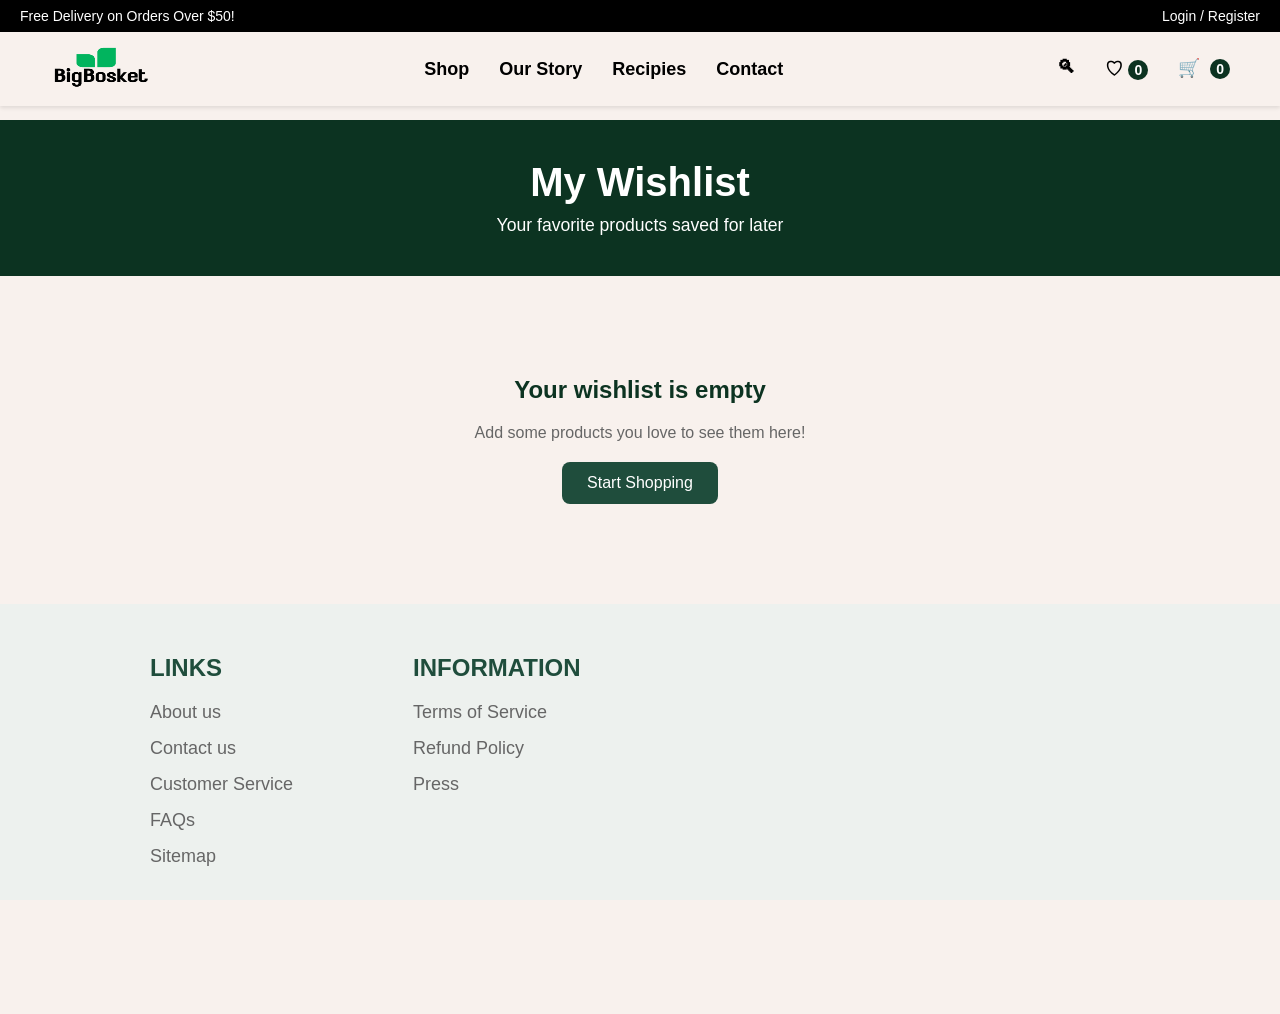
<file: wishlist.html>
<!DOCTYPE html>
<html>
<head>
    <title>Wishlist - Big Bosket</title>
    <meta name="viewport" content="width=device-width, initial-scale=1.0">
    <!-- Favicon -->
    <link rel="icon" type="image/png" href="favicon/favicon-96x96.png" sizes="96x96">
    <link rel="icon" type="image/svg+xml" href="favicon/favicon.svg">
    <link rel="shortcut icon" href="favicon/favicon.ico">
    <link rel="apple-touch-icon" sizes="180x180" href="favicon/apple-touch-icon.png">
    <link rel="manifest" href="favicon/site.webmanifest">
    <link rel="stylesheet" href="css/style.css">
    <style>


        .page-header{
            background: #0c3321;
            color: white;
            text-align: center;
            padding: 40px 20px;
        }

        .page-header h1{
            font-size: 2.5rem;
            margin-bottom: 10px;
        }

        .page-header p{
            font-size: 1.1rem;
            margin-bottom: 0;
        }

        #wishlistContainer{
            display: flex;
            justify-content: center;
            gap: 30px;
            padding: 40px;
            flex-wrap: wrap;
            max-width: 1400px;
            margin: 0 auto;
        }

        .card{
            width: 280px;
            background: white;
            border-radius: 15px;
            overflow: hidden;
            box-shadow: 0 4px 15px rgba(0,0,0,0.15);
            text-align: center;
            transition: 0.3s;
            position: relative;
        }

        .card:hover{
            transform: translateY(-8px);
        }

        .card img{
            width: 100%;
            height: 200px;
            object-fit: cover;
        }

        .card h3{
            margin: 15px 0 10px;
            font-size: 24px;
            color: #333;
        }

        .card p{
            margin: 10px 0;
            color: #666;
        }

        .card .price{
            color: #2e7d32;
            font-size: 22px;
            font-weight: bold;
        }

        .card .rating{
            color: #ffb300;
            font-weight: bold;
        }

        .remove-btn{
            position: absolute;
            top: 10px;
            right: 10px;
            background: #ff4444;
            color: white;
            border: none;
            border-radius: 50%;
            width: 30px;
            height: 30px;
            cursor: pointer;
            font-size: 16px;
        }

        .remove-btn:hover{
            background: #cc3333;
        }

        .empty-wishlist{
            text-align: center;
            padding: 60px 20px;
            color: #666;
        }

        .empty-wishlist h2{
            color: #0c3321;
            margin-bottom: 20px;
        }

        .shop-btn{
            background: #1f4d3c;
            color: white;
            padding: 12px 25px;
            border: none;
            border-radius: 8px;
            cursor: pointer;
            font-size: 16px;
            text-decoration: none;
            display: inline-block;
            margin-top: 20px;
        }

        .shop-btn:hover{
            background: #0c3321;
        }

        @media (max-width: 768px){
            .page-header h1{
                font-size: 2rem;
            }

            #wishlistContainer{
                padding: 20px;
                gap: 20px;
            }

            .card{
                width: 100%;
                max-width: 300px;
            }
        }
    </style>
</head>
<body class="body">
    <div id="header-container"></div>
    <script src="js/search.js"></script>
    <script src="js/cart-utils.js"></script>
    <script src="js/layout.js"></script>

    <section class="page-header">
        <h1>My Wishlist</h1>
        <p>Your favorite products saved for later</p>
    </section>

    <div id="wishlistContainer"></div>

    <div id="footer-container"></div>
    <script src="js/layout.js"></script>

    <script>
        function displayWishlist() {
            const wishlist = JSON.parse(localStorage.getItem('wishlist')) || [];
            const container = document.getElementById('wishlistContainer');
            
            if (wishlist.length === 0) {
                container.innerHTML = `
                    <div class="empty-wishlist">
                        <h2>Your wishlist is empty</h2>
                        <p>Add some products you love to see them here!</p>
                        <a href="products.html" class="shop-btn">Start Shopping</a>
                    </div>
                `;
                return;
            }

            container.innerHTML = '';
            
            wishlist.forEach((product, index) => {
                container.innerHTML += `
                    <div class="card">
                        <button class="remove-btn" onclick="removeFromWishlist(${index})" title="Remove from wishlist">
                            ×
                        </button>
                        <div onclick="openProduct(${product.id})" style="cursor: pointer;">
                            <img src="${product.image}" alt="${product.name}">
                            <h3>${product.name}</h3>
                            <p style="font-size:14px">${product.quantity}</p>
                            <p class="price">₹${product.price}</p>
                            <p class="rating">⭐ ${product.rating}</p>
                        </div>
                    </div>
                `;
            });
        }

        function removeFromWishlist(index) {
            const wishlist = JSON.parse(localStorage.getItem('wishlist')) || [];
            wishlist.splice(index, 1);
            localStorage.setItem('wishlist', JSON.stringify(wishlist));
            displayWishlist();
            updateWishlistCount();
        }

        function openProduct(id) {
            localStorage.setItem('selectedProduct', id);
            window.location.href = 'product-detail.html';
        }

        function updateWishlistCount() {
            const wishlist = JSON.parse(localStorage.getItem('wishlist')) || [];
            const countElements = document.querySelectorAll('#wishlistCount');
            countElements.forEach(element => {
                element.innerText = wishlist.length;
            });
        }

        displayWishlist();
    </script>
</body>
</html>
</file>
<file: css/style.css>
* {
    font-family: 'Poppins', sans-serif;
    margin: 0;
    padding: 0;
    box-sizing: border-box;
}

.header-wrapper {
    position: fixed !important;
    top: 0 !important;
    left: 0 !important;
    right: 0 !important;
    z-index: 1000 !important;
    background:#f8f1ed !important;
    width: 100% !important;
    box-shadow: 0 2px 4px rgba(0,0,0,0.1);
}

.navbar {
    display: flex;
    justify-content: space-between;
    align-items: center;
    padding: 15px 50px;
}

.logo img {
    height: 80px;
    width: auto;
}

.nav-links {
    display: flex;      
    gap: 30px;         
    list-style: none;   
    margin: 0;
    padding: 0;
    font-family: "Verdana", "Helvetica", "Arial", sans-serif;
    font-weight: bold;
}

.nav-links a {
    text-decoration: none;
    color: black;
    font-size: 18px;
}

.top-bar {
    background: black;
    color: white;
    display: flex;
    justify-content: space-between;
    align-items: center;
    padding: 8px 20px;
    font-size: 14px;
}

.top-bar a {
    color: white;
    text-decoration: none;
}

html, body {
    height: 100%;
    overflow-x: hidden;
}

body {
    background-color: #f8f1ed;
    margin: 0;
    padding: 0;
}

#header-container {
    position: relative;
    z-index: 1000;
}

.page-container {
    max-width: 1200px;
    margin: 40px auto;
    padding: 0 20px;
}

.page-header {
    background: #0c3321;
    color: white;
    text-align: center;
    padding: 40px 20px;
}

.page-header h1 {
    font-size: 2.5rem;
    margin-bottom: 10px;
}

.page-header p {
    font-size: 1.1rem;
}

.card {
    width: 280px;
    background: white;
    border-radius: 15px;
    overflow: hidden;
    box-shadow: 0 4px 15px rgba(0,0,0,0.15);
    text-align: center;
    transition: 0.3s;
    cursor: pointer;
}

.card:hover {
    transform: translateY(-8px);
}

.card img {
    width: 100%;
    height: 200px;
    object-fit: cover;
}

.card h3 {
    margin: 15px 0 10px;
    font-size: 24px;
    color: #333;
}

.card p {
    margin: 10px 0;
    color: #666;
}

.card .price {
    color: #2e7d32;
    font-size: 22px;
    font-weight: bold;
}

.card .rating {
    color: #ffb300;
    font-weight: bold;
}

.btn {
    padding: 15px 30px;
    border: none;
    border-radius: 8px;
    cursor: pointer;
    font-weight: 600;
    transition: 0.3s;
}

.btn-outline {
    background: white;
    color: #333;
    border: 2px solid #ddd;
}

.btn-primary {
    background: #1f4d3c;
    color: white;
}

.btn-primary:hover {
    background: #0c3321;
}

input, textarea, select {
    width: 100%;
    padding: 12px;
    margin: 5px 0 15px;
    border: 1px solid #ddd;
    border-radius: 8px;
    font-size: 16px;
    box-sizing: border-box;
}

input:focus, textarea:focus, select:focus {
    outline: none;
    border-color: #1f4d3c;
}

.content-container {
    max-width: 800px;
    margin: 40px auto;
    padding: 40px;
    background: white;
    border-radius: 15px;
    box-shadow: 0 4px 15px rgba(0,0,0,0.1);
}

.tabs-section {
    margin-top: 40px;
}

.tab-buttons {
    display: flex;
    border-bottom: 1px solid #ddd;
    gap: 40px;
}

.tab-btn {
    padding: 15px 0;
    border: none;
    background: none;
    cursor: pointer;
    font-weight: 600;
    color: #666;
    text-transform: uppercase;
    letter-spacing: 0.5px;
}

.tab-btn.active {
    color: #333;
    border-bottom: 2px solid #333;
}

.tab-content {
    padding: 30px 0;
}

.tab-pane {
    display: none;
    color: #666;
    line-height: 1.6;
}

.tab-pane.active {
    display: block;
}

.tab-pane h4 {
    color: #333;
    margin: 20px 0 10px;
    font-weight: 600;
}

.review {
    border-bottom: 1px solid #eee;
    padding: 20px 0;
}

.review-header {
    display: flex;
    justify-content: space-between;
    margin-bottom: 10px;
    font-weight: 600;
}

.review-stars {
    color: #ffa726;
}


@media (max-width: 768px) {
    .page-header h1 {
        font-size: 2rem;
    }
    
    .content-container {
        margin: 20px;
        padding: 30px 20px;
    }
    
    .card {
        width: 100%;
        max-width: 300px;
    }
    
    .tab-buttons {
        gap: 20px;
        flex-wrap: wrap;
    }
    
    .tab-content {
        padding: 20px 0;
    }
}


@media (max-width: 768px) {
    .top-bar {
        flex-direction: column;
        gap: 5px;
        text-align: center;
    }

    .navbar {
        flex-direction: column;
        gap: 20px;
        padding: 20px;
    }

    .nav-links {
        flex-wrap: wrap;
        justify-content: center;
        font-family: "Verdana", "Helvetica", "Arial", sans-serif;
        font-weight: bold;
    }
}
.hero, .page-header, main, .content-container {
    padding-top: 120px;
}

body > section:first-of-type,
body > div:first-of-type:not(#header-container) {
    margin-top: 120px;
}

#searchBox input#searchInput {
    flex: 1 !important;
    padding: 10px !important;
    border: 1px solid #ddd !important;
    border-radius: 5px !important;
    font-size: 16px !important;
    margin: 0 !important;
    width: auto !important;
    box-sizing: border-box !important;
}

#searchBox input#searchInput:focus {
    outline: none !important;
    border-color: #1f4d3c !important;
    box-shadow: none !important;
}
/* Mobile adjustments for page titles below fixed header */
@media (max-width: 768px) {
    .page-header, .hero-section {
        margin-top: 280px !important;
        padding-top: 20px;
    }
}
</file>
